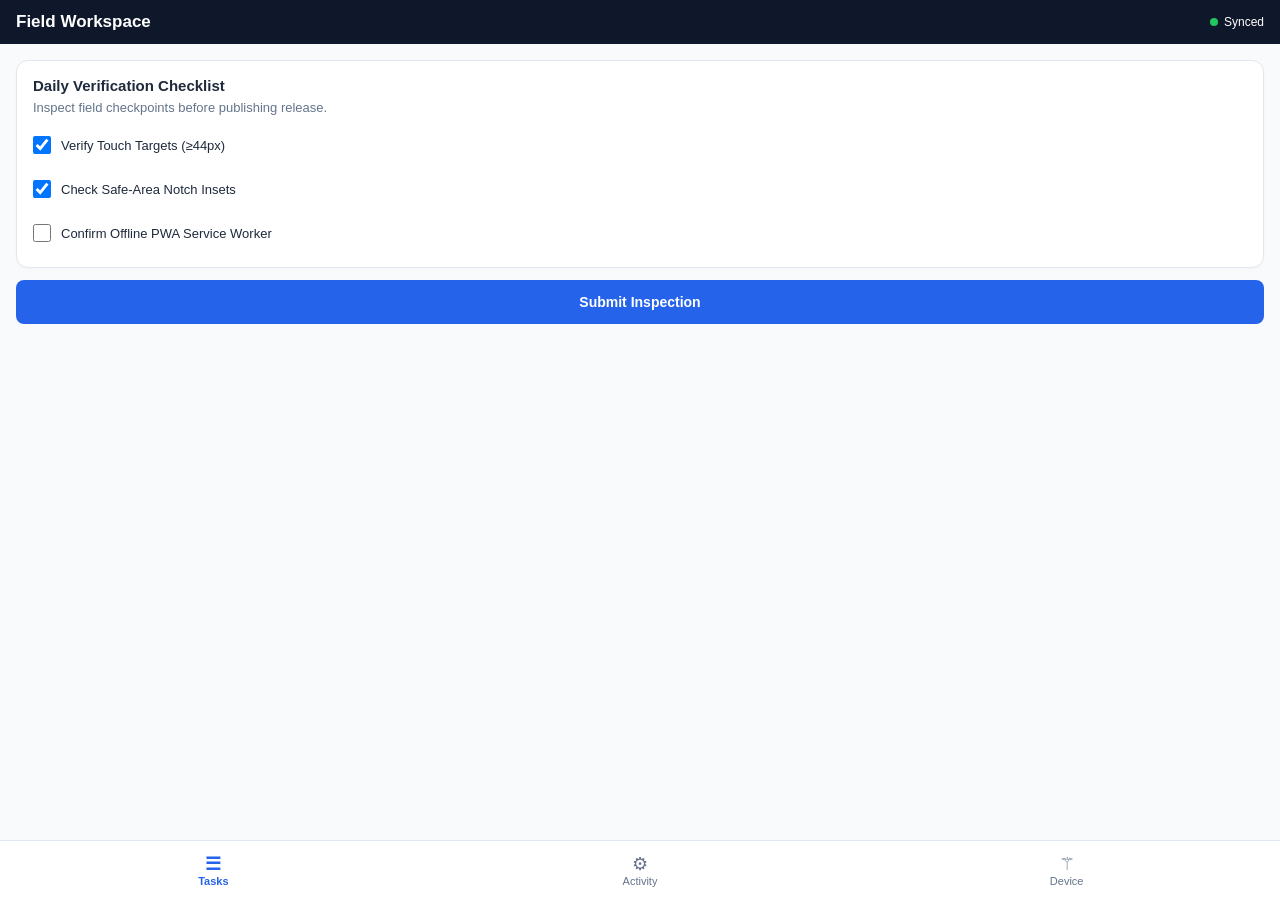
<file: templates/mobile-app/index.html>
<!DOCTYPE html>
<html lang="en">
<head>
  <meta charset="UTF-8">
  <meta name="viewport" content="width=device-width, initial-scale=1.0, maximum-scale=1.0, user-scalable=no, viewport-fit=cover">
  <title>Mobile Product Companion</title>
  <meta name="theme-color" content="#0f172a">
  <link rel="manifest" href="manifest.json">
  <style>
    :root {
      --color-primary: #0f172a;
      --color-accent: #2563eb;
      --color-bg: #f8fafc;
      --color-card: #ffffff;
      --color-border: #e2e8f0;
      --color-text: #1e293b;
      --color-text-muted: #64748b;
      --touch-target-min: 44px;
    }
    * { box-sizing: border-box; margin: 0; padding: 0; -webkit-tap-highlight-color: transparent; }
    body {
      font-family: -apple-system, BlinkMacSystemFont, "Segoe UI", Roboto, sans-serif;
      background-color: var(--color-bg);
      color: var(--color-text);
      display: flex;
      flex-direction: column;
      height: 100vh;
      overflow: hidden;
      padding-top: env(safe-area-inset-top);
      padding-bottom: env(safe-area-inset-bottom);
    }
    /* Mobile App Header */
    .app-header {
      background-color: var(--color-primary);
      color: #ffffff;
      padding: 12px 16px;
      display: flex;
      align-items: center;
      justify-content: space-between;
      flex-shrink: 0;
    }
    .header-title { font-size: 17px; font-weight: 700; }
    .status-dot { width: 8px; height: 8px; border-radius: 50%; background: #22c55e; display: inline-block; margin-right: 6px; }

    /* Offline Alert */
    .offline-banner {
      background: #fef08a;
      color: #854d0e;
      text-align: center;
      padding: 6px;
      font-size: 11px;
      font-weight: 600;
      display: none;
    }

    /* Scrollable Content View */
    .screen-container {
      flex: 1;
      overflow-y: auto;
      -webkit-overflow-scrolling: touch;
      padding: 16px;
      padding-bottom: 80px; /* Offset for bottom nav */
    }
    .tab-pane { display: none; }
    .tab-pane.active { display: block; }

    /* Mobile Cards */
    .mobile-card {
      background: var(--color-card);
      border: 1px solid var(--color-border);
      border-radius: 12px;
      padding: 16px;
      margin-bottom: 12px;
      box-shadow: 0 1px 3px rgba(0,0,0,0.03);
    }
    .card-title { font-size: 15px; font-weight: 700; margin-bottom: 6px; }

    /* Mobile Touch Buttons */
    .btn-touch {
      display: flex;
      align-items: center;
      justify-content: center;
      min-height: var(--touch-target-min);
      width: 100%;
      background: var(--color-accent);
      color: #ffffff;
      border: none;
      border-radius: 8px;
      font-size: 14px;
      font-weight: 600;
      cursor: pointer;
      margin-top: 12px;
    }
    .btn-touch:active { opacity: 0.85; }

    /* Bottom Navigation Bar */
    .bottom-nav {
      position: fixed;
      bottom: 0;
      left: 0;
      right: 0;
      height: 60px;
      background: #ffffff;
      border-top: 1px solid var(--color-border);
      display: flex;
      align-items: center;
      justify-content: space-around;
      padding-bottom: env(safe-area-inset-bottom);
      z-index: 100;
    }
    .nav-item {
      display: flex;
      flex-direction: column;
      align-items: center;
      justify-content: center;
      min-height: var(--touch-target-min);
      min-width: var(--touch-target-min);
      background: none;
      border: none;
      color: var(--color-text-muted);
      font-size: 11px;
      font-weight: 500;
      cursor: pointer;
      padding: 4px;
    }
    .nav-item.active { color: var(--color-accent); font-weight: 700; }
    .nav-icon { font-size: 18px; line-height: 1; margin-bottom: 2px; }
  </style>
</head>
<body>

  <header class="app-header">
    <div class="header-title">Field Workspace</div>
    <div style="font-size: 12px;"><span class="status-dot"></span>Synced</div>
  </header>

  <div id="offline-banner" class="offline-banner">Offline Mode &bull; Changes cached locally</div>

  <main class="screen-container">
    <!-- Tab 1: Tasks -->
    <div id="pane-tasks" class="tab-pane active">
      <div class="mobile-card">
        <div class="card-title">Daily Verification Checklist</div>
        <p style="font-size: 13px; color: var(--color-text-muted);">Inspect field checkpoints before publishing release.</p>
        <div style="margin-top: 12px; display: flex; flex-direction: column; gap: 8px;">
          <label style="display: flex; align-items: center; min-height: 36px; gap: 10px; font-size: 13px;">
            <input type="checkbox" checked style="width: 18px; height: 18px;"> Verify Touch Targets (&ge;44px)
          </label>
          <label style="display: flex; align-items: center; min-height: 36px; gap: 10px; font-size: 13px;">
            <input type="checkbox" checked style="width: 18px; height: 18px;"> Check Safe-Area Notch Insets
          </label>
          <label style="display: flex; align-items: center; min-height: 36px; gap: 10px; font-size: 13px;">
            <input type="checkbox" style="width: 18px; height: 18px;"> Confirm Offline PWA Service Worker
          </label>
        </div>
      </div>

      <button type="button" class="btn-touch" onclick="alert('Verification check logged!')">Submit Inspection</button>
    </div>

    <!-- Tab 2: Activity -->
    <div id="pane-activity" class="tab-pane">
      <div class="mobile-card">
        <div class="card-title">Recent Event Log</div>
        <p style="font-size: 13px; color: var(--color-text-muted);">All mobile transactions sync directly with backend persistence.</p>
      </div>
    </div>

    <!-- Tab 3: Account -->
    <div id="pane-account" class="tab-pane">
      <div class="mobile-card">
        <div class="card-title">Local Cache Status</div>
        <p style="font-size: 13px; color: var(--color-text-muted);">PWA Storage: Active &bull; Offline Cache: Enabled</p>
      </div>
    </div>
  </main>

  <nav class="bottom-nav">
    <button type="button" id="nav-btn-tasks" class="nav-item active" data-tab="tasks">
      <span class="nav-icon">&#9776;</span>
      <span>Tasks</span>
    </button>
    <button type="button" id="nav-btn-activity" class="nav-item" data-tab="activity">
      <span class="nav-icon">&#9881;</span>
      <span>Activity</span>
    </button>
    <button type="button" id="nav-btn-account" class="nav-item" data-tab="account">
      <span class="nav-icon">&#9882;</span>
      <span>Device</span>
    </button>
  </nav>

  <script>
    // Bottom Nav Tab Switching
    document.querySelectorAll('.nav-item').forEach(btn => {
      btn.addEventListener('click', () => {
        document.querySelectorAll('.nav-item').forEach(b => b.classList.remove('active'));
        document.querySelectorAll('.tab-pane').forEach(p => p.classList.remove('active'));
        btn.classList.add('active');
        const tab = btn.getAttribute('data-tab');
        document.getElementById(`pane-${tab}`).classList.add('active');
      });
    });

    // Offline status detection
    window.addEventListener('offline', () => {
      document.getElementById('offline-banner').style.display = 'block';
    });
    window.addEventListener('online', () => {
      document.getElementById('offline-banner').style.display = 'none';
    });

    // Register Service Worker
    if ('serviceWorker' in navigator) {
      navigator.serviceWorker.register('sw.js').catch(err => {
        console.warn('Service Worker registration skipped:', err);
      });
    }
  </script>
</body>
</html>
</file>
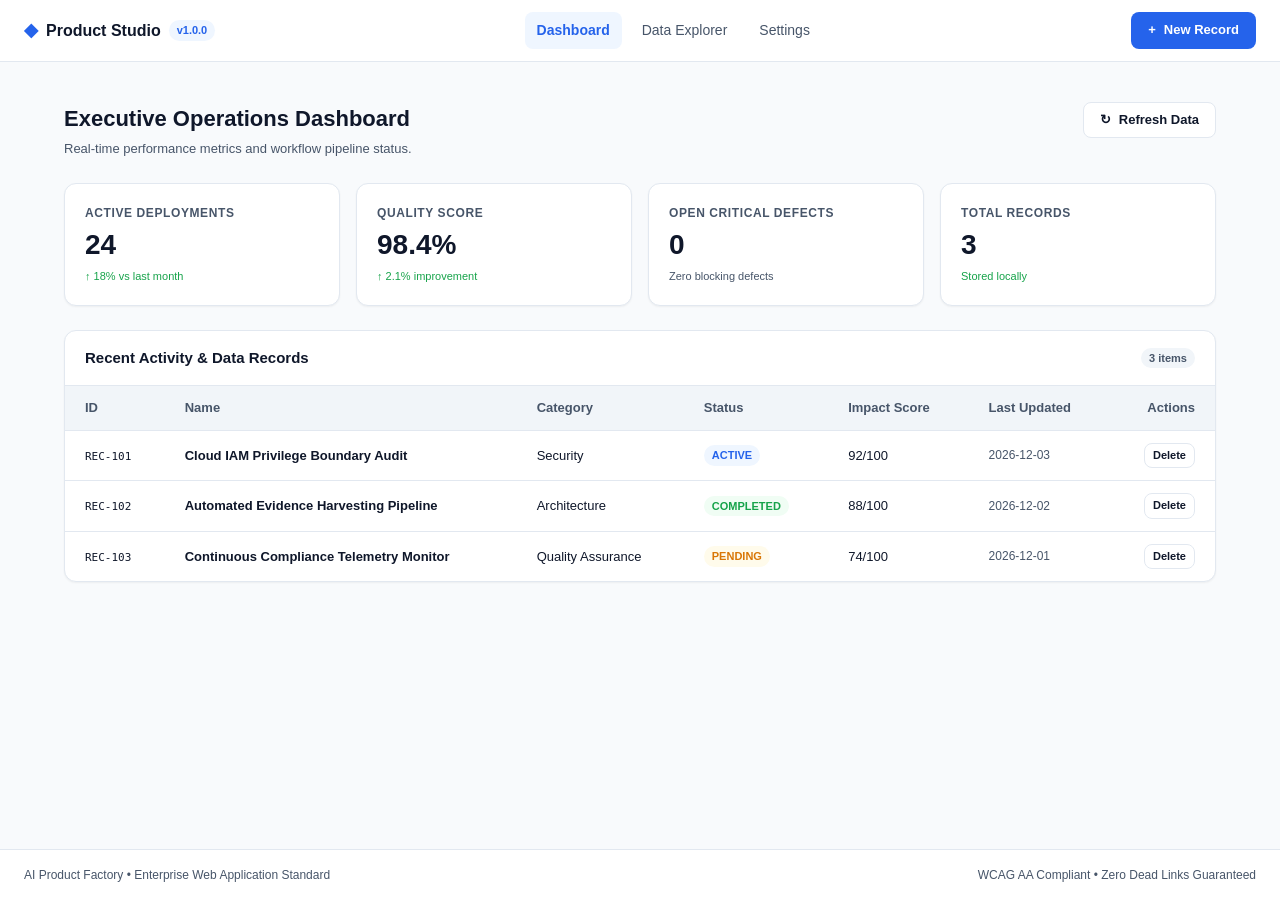
<file: templates/web-app/index.html>
<!DOCTYPE html>
<html lang="en">
<head>
  <meta charset="UTF-8">
  <meta name="viewport" content="width=device-width, initial-scale=1.0">
  <title>AI Product Factory — Web Application Starter</title>
  <meta name="description" content="Commercial-grade web application starter with state management, accessible UI components, responsive layout, and zero dead links.">
  <link rel="stylesheet" href="css/app.css">
</head>
<body>

  <!-- Application Shell -->
  <div id="app" class="app-container">
    
    <!-- Top Navigation Bar -->
    <header class="navbar" role="banner">
      <div class="navbar-brand">
        <span class="logo-icon" aria-hidden="true">&#9670;</span>
        <span class="brand-title">Product Studio</span>
        <span class="badge badge-primary">v1.0.0</span>
      </div>

      <nav class="nav-links" role="navigation" aria-label="Main Navigation">
        <a href="#/dashboard" class="nav-link active" data-route="dashboard">Dashboard</a>
        <a href="#/records" class="nav-link" data-route="records">Data Explorer</a>
        <a href="#/settings" class="nav-link" data-route="settings">Settings</a>
      </nav>

      <div class="navbar-actions">
        <button type="button" id="btn-create-record" class="btn btn-primary">
          <span aria-hidden="true">+</span> New Record
        </button>
      </div>
    </header>

    <!-- Main Content Container -->
    <main class="main-content" role="main">
      
      <!-- Feedback / Alert Banner -->
      <div id="alert-container" class="alert-container" aria-live="polite"></div>

      <!-- Route: Dashboard -->
      <section id="view-dashboard" class="view-panel active">
        <header class="page-header">
          <div>
            <h1 class="page-title">Executive Operations Dashboard</h1>
            <p class="page-subtitle">Real-time performance metrics and workflow pipeline status.</p>
          </div>
          <div class="page-actions">
            <button type="button" id="btn-refresh-stats" class="btn btn-secondary">
              <span>&#8635;</span> Refresh Data
            </button>
          </div>
        </header>

        <!-- KPI Metrics Grid -->
        <div class="metrics-grid">
          <div class="card metric-card">
            <span class="metric-label">Active Deployments</span>
            <div class="metric-value" id="kpi-deployments">24</div>
            <span class="metric-trend trend-positive">&uarr; 18% vs last month</span>
          </div>
          <div class="card metric-card">
            <span class="metric-label">Quality Score</span>
            <div class="metric-value" id="kpi-quality">98.4%</div>
            <span class="metric-trend trend-positive">&uarr; 2.1% improvement</span>
          </div>
          <div class="card metric-card">
            <span class="metric-label">Open Critical Defects</span>
            <div class="metric-value" id="kpi-defects">0</div>
            <span class="metric-trend trend-neutral">Zero blocking defects</span>
          </div>
          <div class="card metric-card">
            <span class="metric-label">Total Records</span>
            <div class="metric-value" id="kpi-total-records">0</div>
            <span class="metric-trend trend-positive">Stored locally</span>
          </div>
        </div>

        <!-- Recent Records Table -->
        <div class="card table-card">
          <div class="card-header">
            <h2 class="card-title">Recent Activity & Data Records</h2>
            <span class="badge badge-neutral" id="record-count-badge">0 items</span>
          </div>

          <div id="table-container" class="table-container">
            <!-- Table dynamically injected via app.js -->
          </div>

          <!-- Empty State (Shown when no records exist) -->
          <div id="empty-state" class="empty-state" style="display: none;">
            <div class="empty-icon" aria-hidden="true">&#9749;</div>
            <h3 class="empty-title">No Records Found</h3>
            <p class="empty-desc">Get started by creating your first operational record.</p>
            <button type="button" class="btn btn-primary" onclick="document.getElementById('btn-create-record').click()">
              Create Record
            </button>
          </div>
        </div>
      </section>

      <!-- Route: Records Explorer -->
      <section id="view-records" class="view-panel" style="display: none;">
        <header class="page-header">
          <div>
            <h1 class="page-title">Data Explorer</h1>
            <p class="page-subtitle">Inspect, filter, and export verified application state records.</p>
          </div>
          <div class="page-actions">
            <button type="button" id="btn-export-json" class="btn btn-secondary">Export JSON</button>
            <button type="button" id="btn-export-csv" class="btn btn-secondary">Export CSV</button>
          </div>
        </header>

        <div class="card filter-card">
          <div class="filter-row">
            <input type="text" id="search-input" class="form-input" placeholder="Search records by name or category..." aria-label="Search records">
            <select id="filter-status" class="form-select" aria-label="Filter by status">
              <option value="ALL">All Statuses</option>
              <option value="ACTIVE">Active</option>
              <option value="PENDING">Pending</option>
              <option value="COMPLETED">Completed</option>
            </select>
          </div>
        </div>

        <div id="records-list-container"></div>
      </section>

      <!-- Route: Settings -->
      <section id="view-settings" class="view-panel" style="display: none;">
        <header class="page-header">
          <h1 class="page-title">Application Configuration</h1>
          <p class="page-subtitle">Manage environment preferences, theme, and persistence storage.</p>
        </header>

        <div class="card settings-card">
          <h2 class="card-title">Storage & Local Persistence</h2>
          <p class="text-muted">All changes are stored deterministically in client storage.</p>
          <div class="settings-actions">
            <button type="button" id="btn-load-sample-data" class="btn btn-secondary">Load Verified Sample Data</button>
            <button type="button" id="btn-clear-storage" class="btn btn-danger">Reset All Local Data</button>
          </div>
        </div>
      </section>

    </main>

    <!-- Footer -->
    <footer class="app-footer" role="contentinfo">
      <div>AI Product Factory &bull; Enterprise Web Application Standard</div>
      <div class="footer-links">
        <span>WCAG AA Compliant</span> &bull; <span>Zero Dead Links Guaranteed</span>
      </div>
    </footer>

    <!-- Create / Edit Record Modal Dialog -->
    <div id="modal-record" class="modal-backdrop" style="display: none;" role="dialog" aria-modal="true" aria-labelledby="modal-title">
      <div class="modal-dialog">
        <div class="modal-header">
          <h2 id="modal-title" class="modal-title">Create New Record</h2>
          <button type="button" id="btn-modal-close" class="btn-close" aria-label="Close dialog">&times;</button>
        </div>
        <form id="record-form">
          <div class="modal-body">
            <div class="form-group">
              <label for="field-name" class="form-label">Record Name <span class="required">*</span></label>
              <input type="text" id="field-name" name="name" class="form-input" required placeholder="e.g. Q4 Audit Protocol">
              <span class="form-hint">Unique identifier for this workflow unit.</span>
            </div>
            <div class="form-group">
              <label for="field-category" class="form-label">Category</label>
              <select id="field-category" name="category" class="form-select">
                <option value="Architecture">Architecture</option>
                <option value="Security">Security</option>
                <option value="Quality Assurance">Quality Assurance</option>
                <option value="Packaging">Packaging</option>
              </select>
            </div>
            <div class="form-group">
              <label for="field-status" class="form-label">Status</label>
              <select id="field-status" name="status" class="form-select">
                <option value="ACTIVE">ACTIVE</option>
                <option value="PENDING">PENDING</option>
                <option value="COMPLETED">COMPLETED</option>
              </select>
            </div>
            <div class="form-group">
              <label for="field-impact" class="form-label">Score / Metric Value</label>
              <input type="number" id="field-impact" name="impact" class="form-input" min="0" max="100" value="85">
            </div>
          </div>
          <div class="modal-footer">
            <button type="button" id="btn-modal-cancel" class="btn btn-secondary">Cancel</button>
            <button type="submit" id="btn-modal-save" class="btn btn-primary">Save Record</button>
          </div>
        </form>
      </div>
    </div>

  </div>

  <script src="js/app.js"></script>
</body>
</html>
</file>
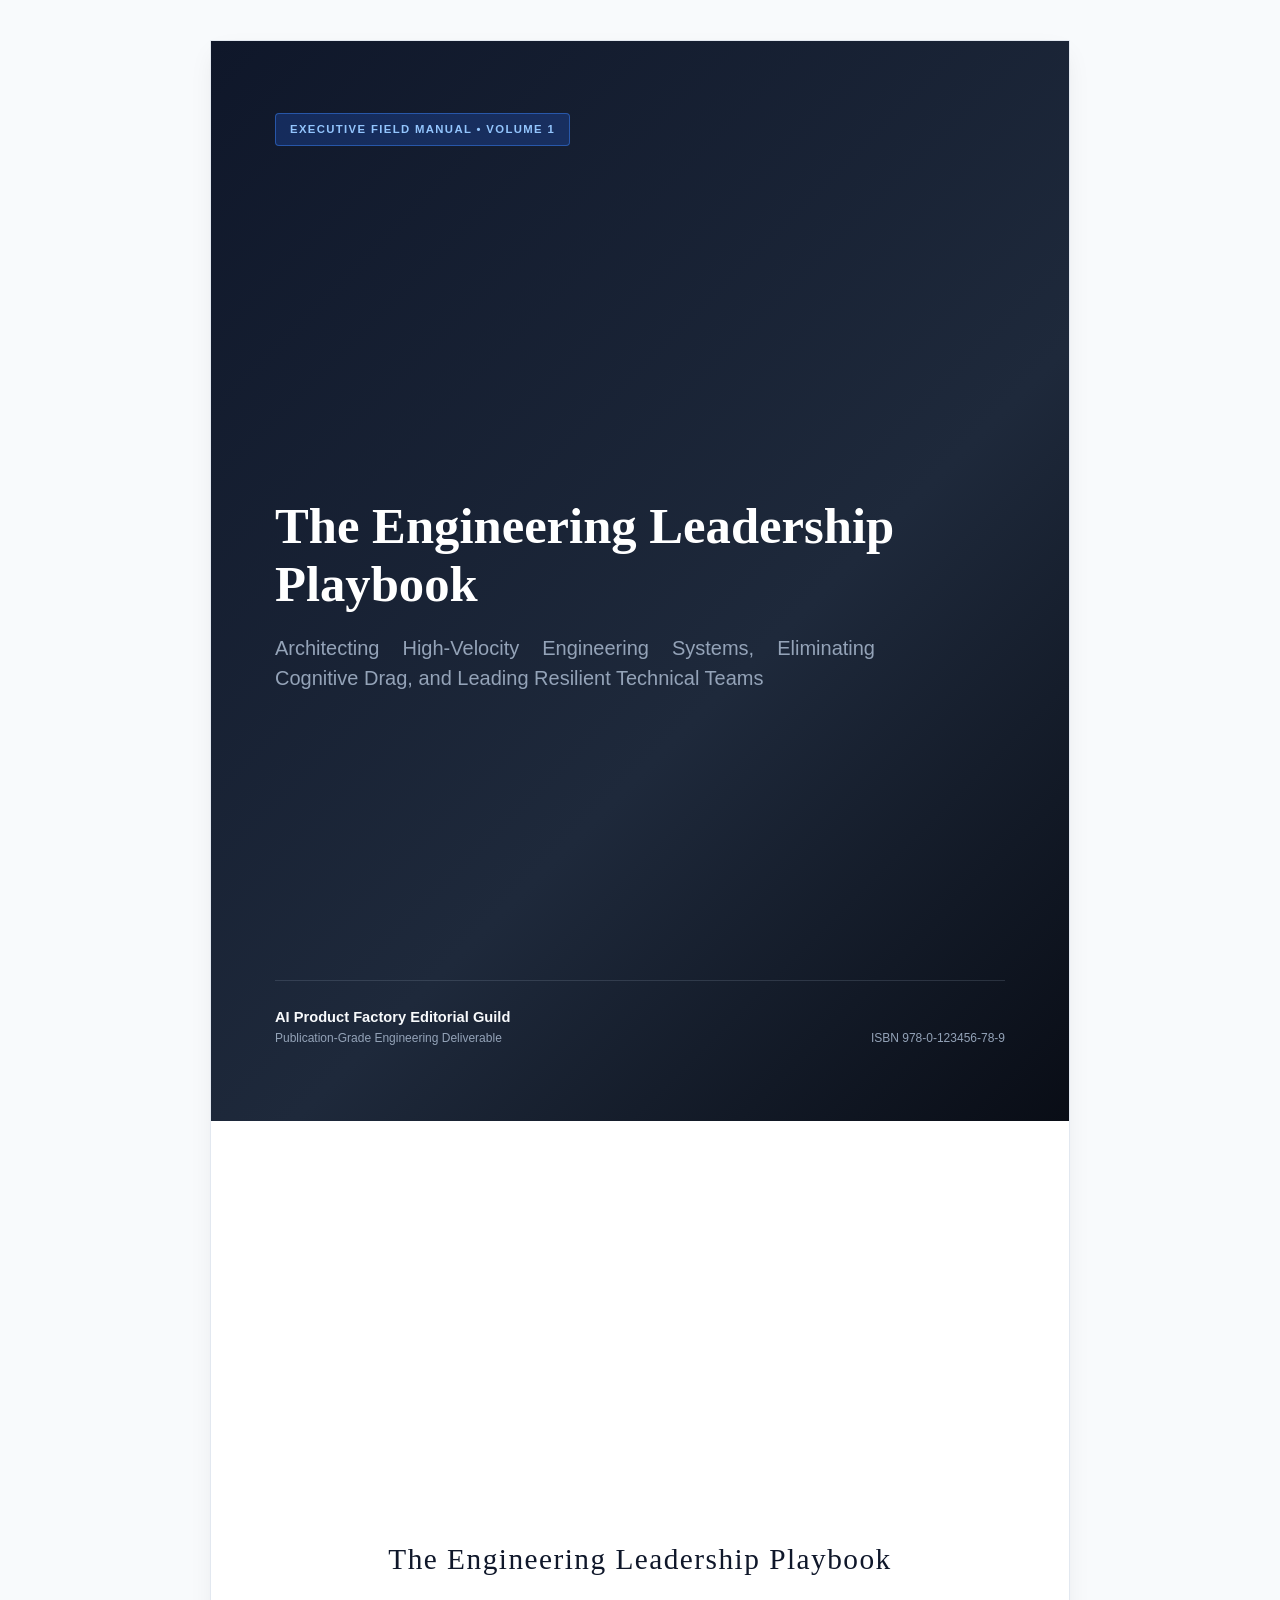
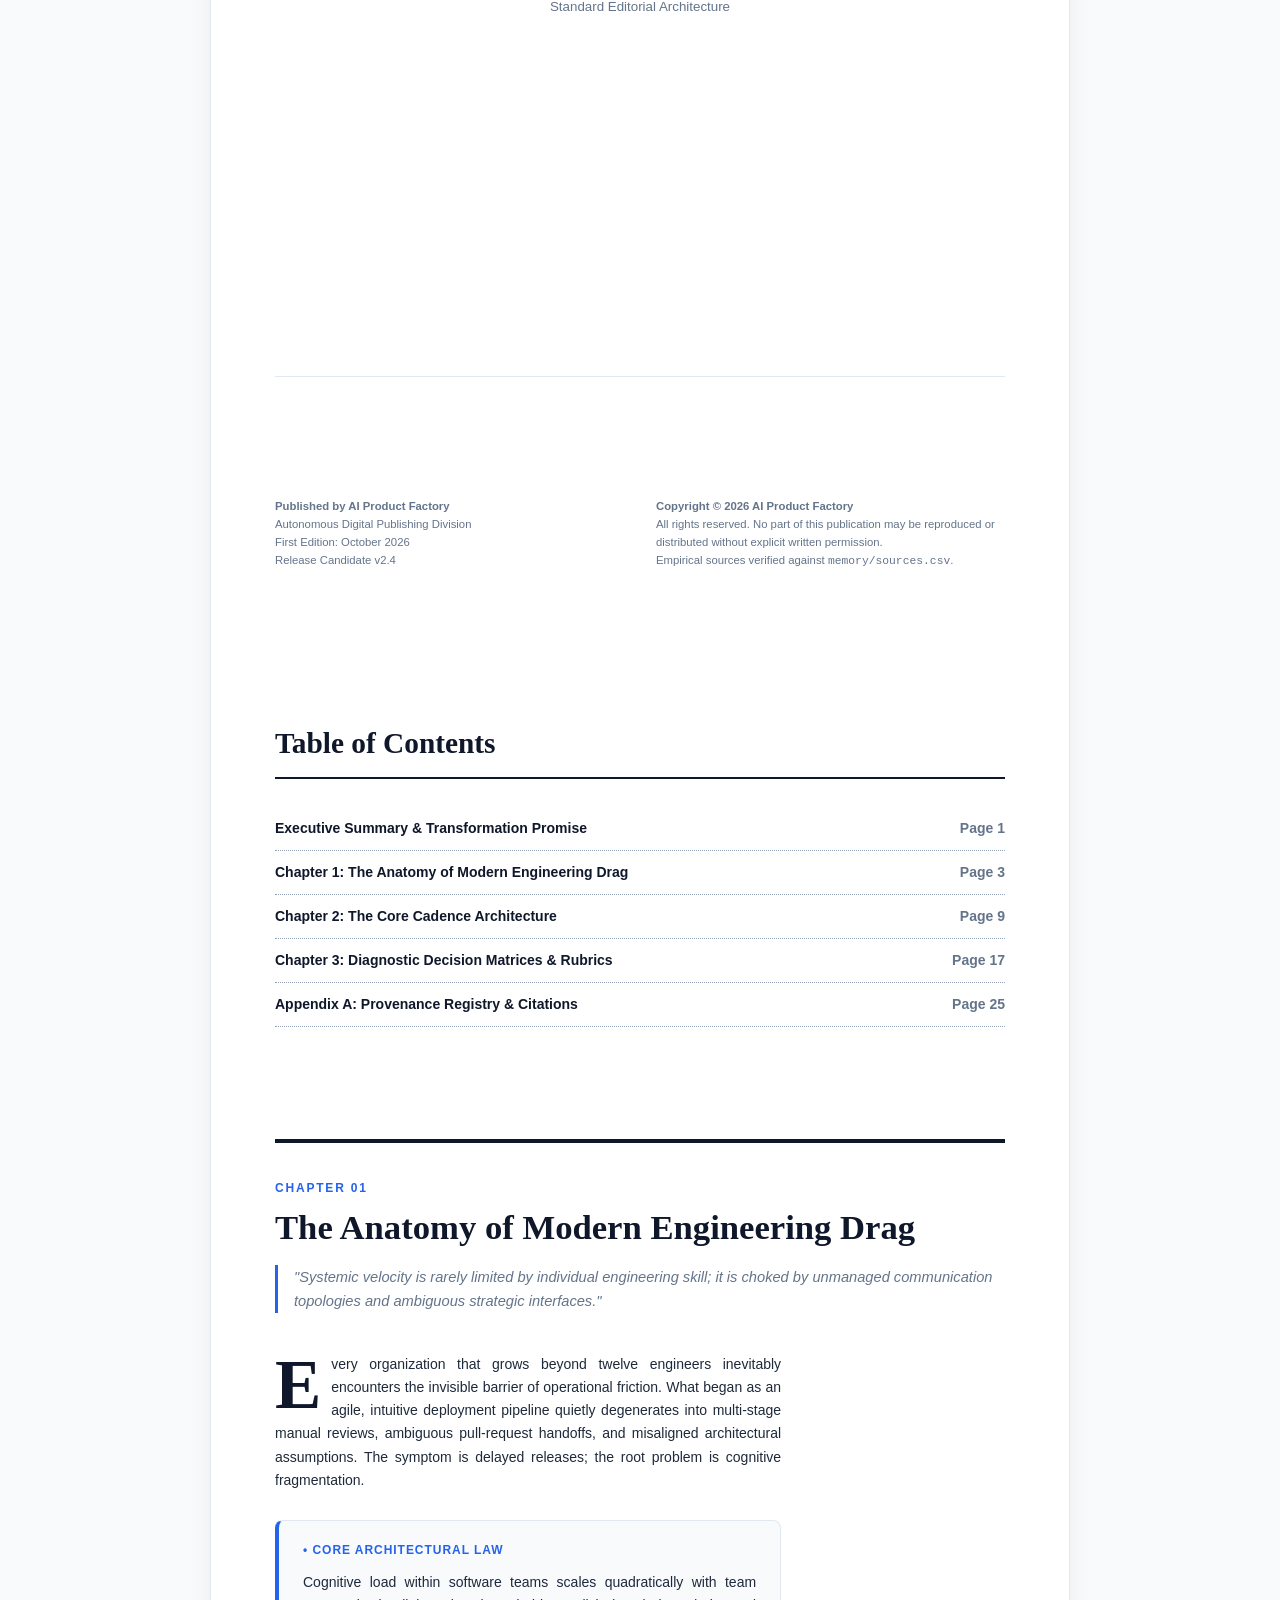
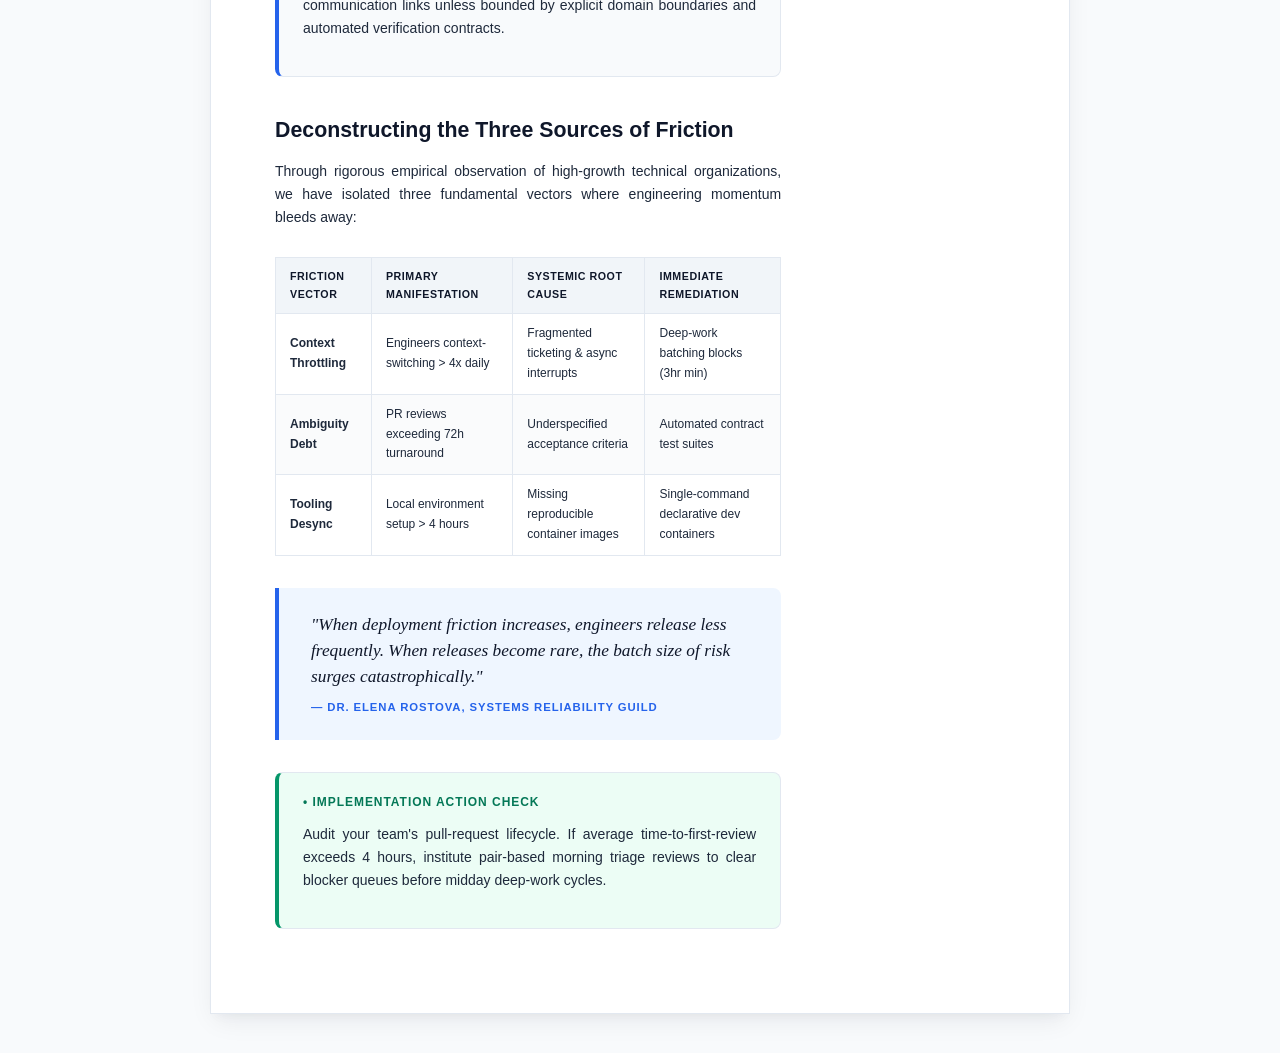
<file: templates/documents/book-system.html>
<!DOCTYPE html>
<html lang="en">
<head>
  <meta charset="UTF-8">
  <meta name="viewport" content="width=device-width, initial-scale=1.0">
  <title>The Engineering Leadership Playbook — Publication System</title>
  <style>
    /* ==========================================================================
       AI PRODUCT FACTORY — COMMERCIAL BOOK & PUBLICATION DESIGN SYSTEM
       Standard: 24 Editorial Dimensions, Print Bleeds, 65ch Measure, Dynamic Folios
       ========================================================================== */

    :root {
      --font-display: 'Merriweather', 'Georgia', serif;
      --font-body: 'Inter', -apple-system, BlinkMacSystemFont, 'Segoe UI', Roboto, sans-serif;
      --font-mono: 'JetBrains Mono', 'Fira Code', 'Consolas', monospace;

      --color-primary: #0f172a;       /* Slate 900 */
      --color-primary-light: #1e293b; /* Slate 800 */
      --color-accent: #2563eb;        /* Royal Blue */
      --color-accent-subtle: #eff6ff; /* Soft Blue tint */
      --color-accent-border: #bfdbfe; /* Muted Blue border */
      --color-text-main: #1e293b;     /* High-contrast body */
      --color-text-muted: #64748b;    /* Slate 500 */
      --color-border: #e2e8f0;        /* Slate 200 */
      --color-border-dark: #94a3b8;   /* 1pt print safe rule */
      --color-bg-page: #ffffff;
      --color-bg-canvas: #f8fafc;
      --color-callout-bg: #f8fafc;

      --measure: 65ch;
      --leading: 1.65;
    }

    /* Print & Paged Media Geometry */
    @page {
      size: A4 portrait;
      margin: 22mm 18mm 22mm 22mm; /* Inside gutter 22mm */
      @top-left {
        content: "THE ENGINEERING LEADERSHIP PLAYBOOK";
        font-family: var(--font-body);
        font-size: 7.5pt;
        letter-spacing: 0.08em;
        text-transform: uppercase;
        color: #94a3b8;
      }
      @top-right {
        content: "PART I: SYSTEM ARCHITECTURE";
        font-family: var(--font-body);
        font-size: 7.5pt;
        letter-spacing: 0.08em;
        text-transform: uppercase;
        color: #94a3b8;
      }
      @bottom-left {
        content: "CONFIDENTIAL & PROPRIETARY";
        font-family: var(--font-body);
        font-size: 7pt;
        color: #94a3b8;
      }
      @bottom-right {
        content: "Page " counter(page) " of " counter(pages);
        font-family: var(--font-body);
        font-size: 8pt;
        font-weight: 600;
        color: #475569;
      }
    }

    @page:first {
      margin: 0;
      @top-left { content: normal; }
      @top-right { content: normal; }
      @bottom-left { content: normal; }
      @bottom-right { content: normal; }
    }

    @page no-header {
      @top-left { content: normal; }
      @top-right { content: normal; }
    }

    /* Screen Canvas Presentation */
    * { box-sizing: border-box; margin: 0; padding: 0; }
    body {
      font-family: var(--font-body);
      color: var(--color-text-main);
      background-color: var(--color-bg-canvas);
      line-height: var(--leading);
      font-size: 10.5pt;
      -webkit-font-smoothing: antialiased;
      padding: 40px 20px;
    }

    .book-container {
      max-width: 860px;
      margin: 0 auto;
      background: var(--color-bg-page);
      box-shadow: 0 10px 25px -5px rgba(15, 23, 42, 0.08), 0 8px 10px -6px rgba(15, 23, 42, 0.04);
      border: 1px solid var(--color-border);
    }

    .page-section {
      padding: 56px 64px;
      page-break-after: always;
      break-after: page;
      position: relative;
    }

    /* Front Cover */
    .front-cover {
      background: linear-gradient(135deg, #0f172a 0%, #1e293b 60%, #090d16 100%);
      color: #ffffff;
      min-height: 1080px;
      padding: 72px 64px;
      display: flex;
      flex-direction: column;
      justify-content: space-between;
      page-break-after: always;
      break-after: page;
    }
    .cover-badge {
      display: inline-block;
      align-self: flex-start;
      background: rgba(37, 99, 235, 0.25);
      border: 1px solid rgba(59, 130, 246, 0.5);
      color: #93c5fd;
      font-size: 8.5pt;
      font-weight: 700;
      letter-spacing: 0.12em;
      text-transform: uppercase;
      padding: 6px 14px;
      border-radius: 4px;
    }
    .cover-header { margin-top: 140px; margin-bottom: 60px; }
    .cover-title {
      font-family: var(--font-display);
      font-size: 38pt;
      font-weight: 900;
      line-height: 1.15;
      color: #ffffff;
      margin-bottom: 20px;
    }
    .cover-subtitle {
      font-size: 15pt;
      font-weight: 400;
      color: #94a3b8;
      line-height: 1.5;
      max-width: 600px;
    }
    .cover-footer {
      border-top: 1px solid rgba(148, 163, 184, 0.2);
      padding-top: 24px;
      display: flex;
      justify-content: space-between;
      align-items: flex-end;
      font-size: 9pt;
      color: #94a3b8;
    }
    .cover-author { font-weight: 700; color: #f8fafc; font-size: 11pt; }

    /* Half-Title & Colophon */
    .half-title-page {
      min-height: 800px;
      display: flex;
      flex-direction: column;
      justify-content: center;
      text-align: center;
      border-bottom: 1px solid var(--color-border);
    }
    .half-title {
      font-family: var(--font-display);
      font-size: 22pt;
      color: var(--color-primary);
      letter-spacing: 0.05em;
    }
    .colophon-grid {
      display: grid;
      grid-template-columns: 1fr 1fr;
      gap: 32px;
      font-size: 8.5pt;
      color: var(--color-text-muted);
      margin-top: 120px;
      line-height: 1.6;
    }

    /* Table of Contents */
    .toc-title {
      font-family: var(--font-display);
      font-size: 22pt;
      font-weight: 800;
      color: var(--color-primary);
      margin-bottom: 28px;
      border-bottom: 2px solid var(--color-primary);
      padding-bottom: 10px;
    }
    .toc-item {
      display: flex;
      justify-content: space-between;
      align-items: baseline;
      padding: 10px 0;
      border-bottom: 1px dotted var(--color-border-dark);
      font-size: 10.5pt;
    }
    .toc-chapter { font-weight: 700; color: var(--color-primary); }
    .toc-page { font-weight: 600; color: var(--color-text-muted); }

    /* Chapter Opener */
    .chapter-opener {
      border-top: 4px solid var(--color-primary);
      padding-top: 36px;
      margin-bottom: 40px;
    }
    .chapter-number {
      font-size: 9pt;
      font-weight: 800;
      letter-spacing: 0.15em;
      text-transform: uppercase;
      color: var(--color-accent);
      margin-bottom: 8px;
    }
    .chapter-heading {
      font-family: var(--font-display);
      font-size: 26pt;
      font-weight: 900;
      color: var(--color-primary);
      line-height: 1.2;
      margin-bottom: 16px;
    }
    .chapter-epigraph {
      font-style: italic;
      color: var(--color-text-muted);
      border-left: 3px solid var(--color-accent);
      padding-left: 16px;
      margin-bottom: 28px;
      font-size: 11pt;
    }

    /* Editorial Text & Typography */
    .content-body {
      max-width: var(--measure);
    }
    .drop-cap::first-letter {
      float: left;
      font-family: var(--font-display);
      font-size: 52pt;
      line-height: 0.8;
      padding-top: 4px;
      padding-right: 10px;
      padding-bottom: 4px;
      color: var(--color-primary);
      font-weight: 900;
    }
    p { margin-bottom: 16px; text-align: justify; text-justify: inter-word; }

    h2 {
      font-size: 16pt;
      font-weight: 800;
      color: var(--color-primary);
      margin-top: 36px;
      margin-bottom: 12px;
      break-after: avoid;
    }
    h3 {
      font-size: 12.5pt;
      font-weight: 700;
      color: var(--color-primary-light);
      margin-top: 24px;
      margin-bottom: 8px;
      break-after: avoid;
    }

    /* Pull Quotes */
    .pull-quote {
      margin: 32px 0;
      padding: 24px 32px;
      background: var(--color-accent-subtle);
      border-left: 4px solid var(--color-accent);
      border-radius: 0 8px 8px 0;
      break-inside: avoid;
    }
    .pull-quote-text {
      font-family: var(--font-display);
      font-size: 13pt;
      font-style: italic;
      color: var(--color-primary);
      line-height: 1.5;
      margin-bottom: 8px;
    }
    .pull-quote-attribution {
      font-size: 8.5pt;
      font-weight: 700;
      text-transform: uppercase;
      letter-spacing: 0.08em;
      color: var(--color-accent);
    }

    /* High-Utility Callouts */
    .callout {
      border: 1px solid var(--color-border);
      border-radius: 8px;
      padding: 20px 24px;
      margin: 28px 0;
      background: var(--color-callout-bg);
      break-inside: avoid;
    }
    .callout-header {
      display: flex;
      align-items: center;
      gap: 8px;
      font-size: 9pt;
      font-weight: 800;
      letter-spacing: 0.08em;
      text-transform: uppercase;
      margin-bottom: 10px;
    }
    .callout.principle { border-left: 4px solid #2563eb; }
    .callout.principle .callout-header { color: #2563eb; }
    .callout.warning { border-left: 4px solid #d97706; background: #fffbeb; }
    .callout.warning .callout-header { color: #b45309; }
    .callout.action { border-left: 4px solid #059669; background: #ecfdf5; }
    .callout.action .callout-header { color: #047857; }

    /* Tables as Information Design */
    table {
      width: 100%;
      border-collapse: collapse;
      margin: 28px 0;
      font-size: 9pt;
      break-inside: avoid;
    }
    th, td {
      border: 1px solid var(--color-border);
      padding: 10px 14px;
      text-align: left;
    }
    th {
      background: #f1f5f9;
      color: var(--color-primary);
      font-weight: 700;
      text-transform: uppercase;
      font-size: 8pt;
      letter-spacing: 0.05em;
    }
    tr:nth-child(even) td { background-color: #fafbfc; }

    /* Print Overrides */
    @media print {
      body { background: #ffffff; padding: 0; }
      .book-container { box-shadow: none; border: none; max-width: 100%; }
      .page-section { padding: 0; margin-bottom: 0; }
      .front-cover { -webkit-print-color-adjust: exact; print-color-adjust: exact; }
    }
  </style>
</head>
<body>
  <div class="book-container">

    <!-- FRONT COVER -->
    <div class="front-cover">
      <div>
        <span class="cover-badge">Executive Field Manual &bull; Volume 1</span>
      </div>
      <div class="cover-header">
        <h1 class="cover-title">The Engineering Leadership Playbook</h1>
        <p class="cover-subtitle">Architecting High-Velocity Engineering Systems, Eliminating Cognitive Drag, and Leading Resilient Technical Teams</p>
      </div>
      <div class="cover-footer">
        <div>
          <div class="cover-author">AI Product Factory Editorial Guild</div>
          <div>Publication-Grade Engineering Deliverable</div>
        </div>
        <div>ISBN 978-0-123456-78-9</div>
      </div>
    </div>

    <!-- HALF-TITLE & COLOPHON -->
    <div class="page-section">
      <div class="half-title-page">
        <div class="half-title">The Engineering Leadership Playbook</div>
        <div style="font-size: 10pt; color: #64748b; margin-top: 12px;">Standard Editorial Architecture</div>
      </div>

      <div class="colophon-grid">
        <div>
          <strong>Published by AI Product Factory</strong><br>
          Autonomous Digital Publishing Division<br>
          First Edition: October 2026<br>
          Release Candidate v2.4
        </div>
        <div>
          <strong>Copyright &copy; 2026 AI Product Factory</strong><br>
          All rights reserved. No part of this publication may be reproduced or distributed without explicit written permission.<br>
          Empirical sources verified against <code>memory/sources.csv</code>.
        </div>
      </div>
    </div>

    <!-- TABLE OF CONTENTS -->
    <div class="page-section">
      <h2 class="toc-title">Table of Contents</h2>
      <div class="toc-item">
        <span class="toc-chapter">Executive Summary &amp; Transformation Promise</span>
        <span class="toc-page">Page 1</span>
      </div>
      <div class="toc-item">
        <span class="toc-chapter">Chapter 1: The Anatomy of Modern Engineering Drag</span>
        <span class="toc-page">Page 3</span>
      </div>
      <div class="toc-item">
        <span class="toc-chapter">Chapter 2: The Core Cadence Architecture</span>
        <span class="toc-page">Page 9</span>
      </div>
      <div class="toc-item">
        <span class="toc-chapter">Chapter 3: Diagnostic Decision Matrices &amp; Rubrics</span>
        <span class="toc-page">Page 17</span>
      </div>
      <div class="toc-item">
        <span class="toc-chapter">Appendix A: Provenance Registry &amp; Citations</span>
        <span class="toc-page">Page 25</span>
      </div>
    </div>

    <!-- CHAPTER 1 OPENER & BODY -->
    <div class="page-section">
      <div class="chapter-opener">
        <div class="chapter-number">Chapter 01</div>
        <h1 class="chapter-heading">The Anatomy of Modern Engineering Drag</h1>
        <div class="chapter-epigraph">
          "Systemic velocity is rarely limited by individual engineering skill; it is choked by unmanaged communication topologies and ambiguous strategic interfaces."
        </div>
      </div>

      <div class="content-body">
        <p class="drop-cap">
          Every organization that grows beyond twelve engineers inevitably encounters the invisible barrier of operational friction. What began as an agile, intuitive deployment pipeline quietly degenerates into multi-stage manual reviews, ambiguous pull-request handoffs, and misaligned architectural assumptions. The symptom is delayed releases; the root problem is cognitive fragmentation.
        </p>

        <div class="callout principle">
          <div class="callout-header">&bull; Core Architectural Law</div>
          <p>Cognitive load within software teams scales quadratically with team communication links unless bounded by explicit domain boundaries and automated verification contracts.</p>
        </div>

        <h2>Deconstructing the Three Sources of Friction</h2>
        <p>
          Through rigorous empirical observation of high-growth technical organizations, we have isolated three fundamental vectors where engineering momentum bleeds away:
        </p>

        <table>
          <thead>
            <tr>
              <th>Friction Vector</th>
              <th>Primary Manifestation</th>
              <th>Systemic Root Cause</th>
              <th>Immediate Remediation</th>
            </tr>
          </thead>
          <tbody>
            <tr>
              <td><strong>Context Throttling</strong></td>
              <td>Engineers context-switching > 4x daily</td>
              <td>Fragmented ticketing &amp; async interrupts</td>
              <td>Deep-work batching blocks (3hr min)</td>
            </tr>
            <tr>
              <td><strong>Ambiguity Debt</strong></td>
              <td>PR reviews exceeding 72h turnaround</td>
              <td>Underspecified acceptance criteria</td>
              <td>Automated contract test suites</td>
            </tr>
            <tr>
              <td><strong>Tooling Desync</strong></td>
              <td>Local environment setup > 4 hours</td>
              <td>Missing reproducible container images</td>
              <td>Single-command declarative dev containers</td>
            </tr>
          </tbody>
        </table>

        <div class="pull-quote">
          <div class="pull-quote-text">
            "When deployment friction increases, engineers release less frequently. When releases become rare, the batch size of risk surges catastrophically."
          </div>
          <div class="pull-quote-attribution">&mdash; Dr. Elena Rostova, Systems Reliability Guild</div>
        </div>

        <div class="callout action">
          <div class="callout-header">&bull; Implementation Action Check</div>
          <p>Audit your team's pull-request lifecycle. If average time-to-first-review exceeds 4 hours, institute pair-based morning triage reviews to clear blocker queues before midday deep-work cycles.</p>
        </div>
      </div>
    </div>

  </div>
</body>
</html>
</file>
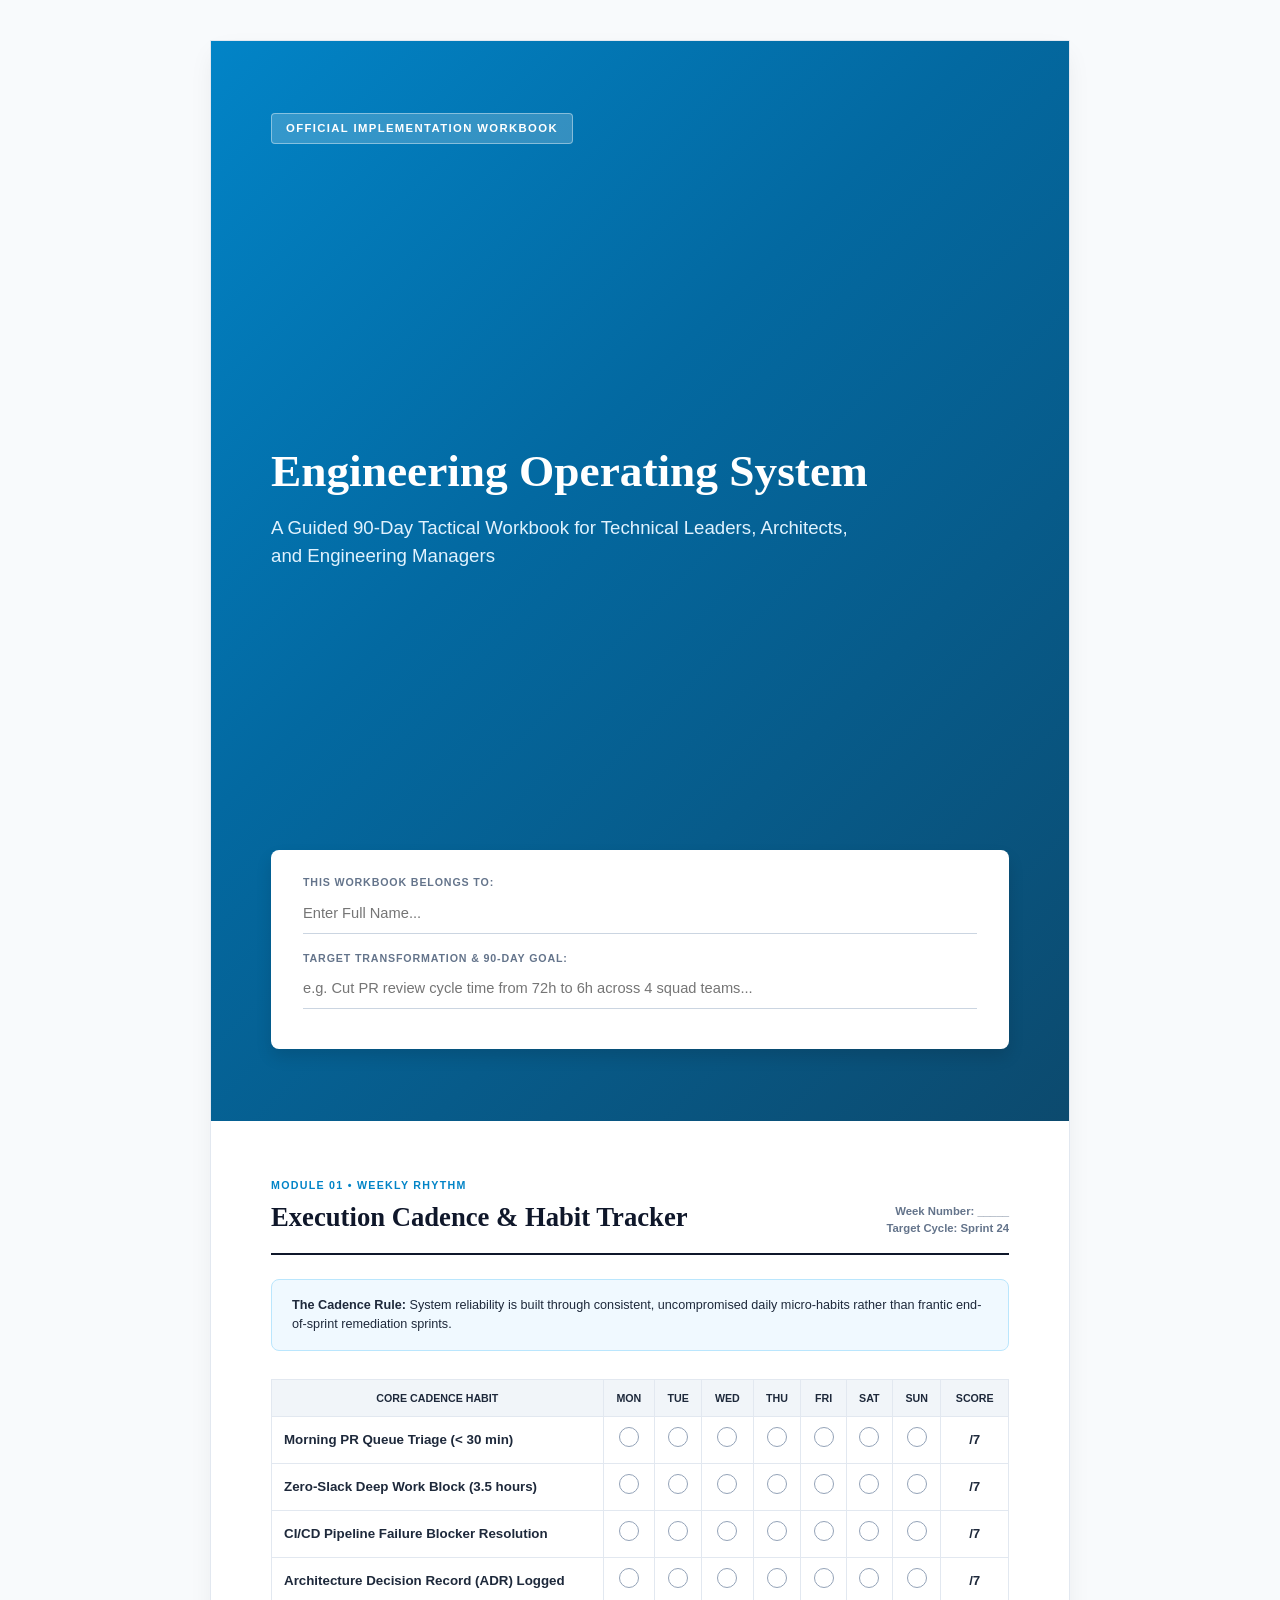
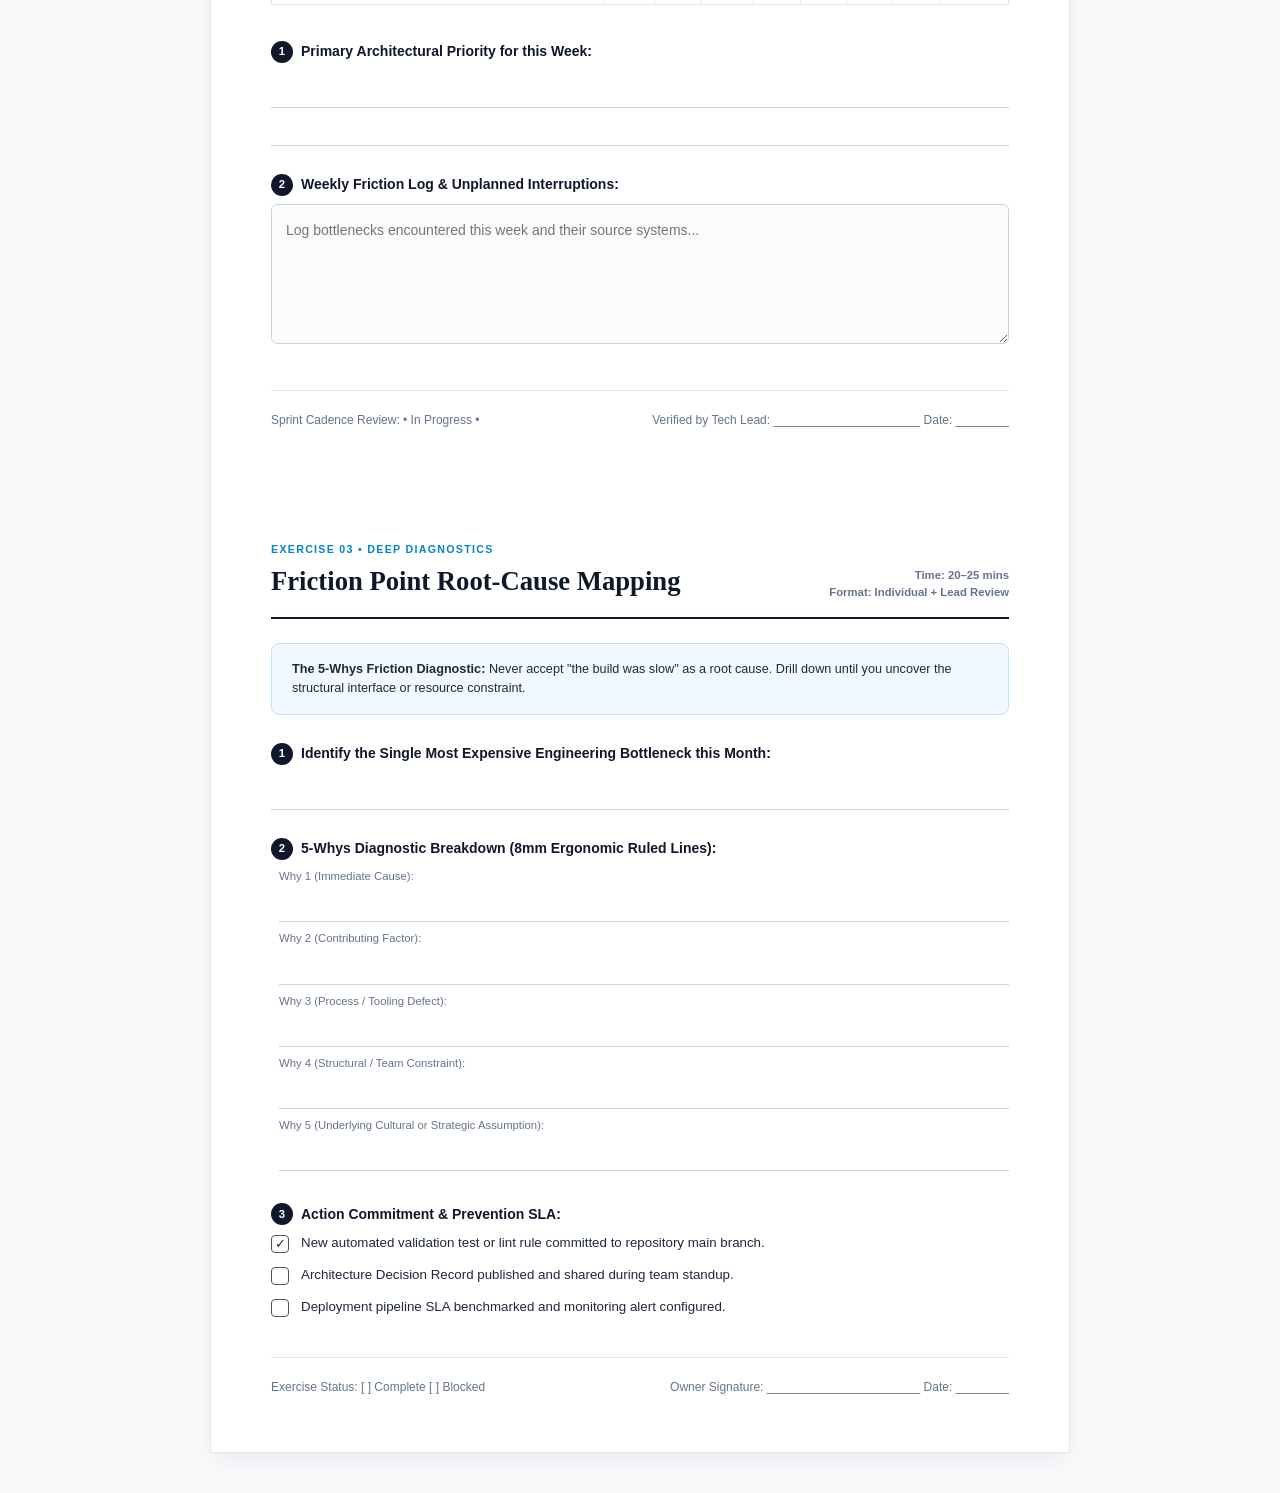
<file: templates/workbooks/workbook-planner-system.html>
<!DOCTYPE html>
<html lang="en">
<head>
  <meta charset="UTF-8">
  <meta name="viewport" content="width=device-width, initial-scale=1.0">
  <title>Engineering Operating System — Implementation Workbook & Planner</title>
  <style>
    /* ==========================================================================
       AI PRODUCT FACTORY — COMMERCIAL WORKBOOK & PLANNER SYSTEM
       Standard: 8mm Handwriting Lines, Dual-Mode Digital/Print, Checkboxes, Trackers
       ========================================================================== */

    :root {
      --font-display: 'Merriweather', 'Georgia', serif;
      --font-body: 'Inter', -apple-system, BlinkMacSystemFont, 'Segoe UI', Roboto, sans-serif;
      --font-mono: 'JetBrains Mono', 'Fira Code', 'Consolas', monospace;

      --color-primary: #0f172a;       /* Slate 900 */
      --color-accent: #0284c7;        /* Sky 600 */
      --color-accent-subtle: #f0f9ff; /* Sky 50 */
      --color-text-main: #1e293b;
      --color-text-muted: #64748b;
      --color-border: #e2e8f0;
      --color-rule: #cbd5e1;          /* 8mm writing line contrast */
      --color-bg-page: #ffffff;
      --color-bg-canvas: #f8fafc;

      --rule-height: 28pt; /* Approx 9.8mm physical line height */
    }

    @page {
      size: A4 portrait;
      margin: 20mm 18mm 20mm 22mm; /* Inside gutter 22mm */
      @top-left {
        content: "ENGINEERING OPERATING SYSTEM &bull; WORKBOOK";
        font-family: var(--font-body);
        font-size: 7.5pt;
        letter-spacing: 0.08em;
        text-transform: uppercase;
        color: #94a3b8;
      }
      @bottom-right {
        content: "Page " counter(page) " of " counter(pages);
        font-family: var(--font-body);
        font-size: 8pt;
        font-weight: 600;
        color: #475569;
      }
    }

    @page:first {
      margin: 0;
      @top-left { content: normal; }
      @bottom-right { content: normal; }
    }

    * { box-sizing: border-box; margin: 0; padding: 0; }
    body {
      font-family: var(--font-body);
      color: var(--color-text-main);
      background-color: var(--color-bg-canvas);
      line-height: 1.5;
      font-size: 10pt;
      -webkit-font-smoothing: antialiased;
      padding: 40px 20px;
    }

    .workbook-container {
      max-width: 860px;
      margin: 0 auto;
      background: var(--color-bg-page);
      box-shadow: 0 10px 25px -5px rgba(15, 23, 42, 0.08);
      border: 1px solid var(--color-border);
    }

    .page-section {
      padding: 56px 60px;
      page-break-after: always;
      break-after: page;
      position: relative;
    }

    /* Cover Spread */
    .workbook-cover {
      background: linear-gradient(135deg, #0284c7 0%, #0369a1 40%, #0c4a6e 100%);
      color: #ffffff;
      min-height: 1080px;
      padding: 72px 60px;
      display: flex;
      flex-direction: column;
      justify-content: space-between;
      page-break-after: always;
      break-after: page;
    }
    .cover-tag {
      display: inline-block;
      align-self: flex-start;
      background: rgba(255, 255, 255, 0.2);
      border: 1px solid rgba(255, 255, 255, 0.4);
      color: #ffffff;
      font-size: 8.5pt;
      font-weight: 700;
      letter-spacing: 0.12em;
      text-transform: uppercase;
      padding: 6px 14px;
      border-radius: 4px;
    }
    .cover-title {
      font-family: var(--font-display);
      font-size: 34pt;
      font-weight: 900;
      line-height: 1.2;
      margin-top: 100px;
      margin-bottom: 16px;
    }
    .cover-subtitle {
      font-size: 14pt;
      color: #e0f2fe;
      max-width: 580px;
      line-height: 1.5;
    }
    .nameplate-card {
      background: #ffffff;
      color: var(--color-primary);
      padding: 24px 32px;
      border-radius: 8px;
      box-shadow: 0 8px 16px rgba(0, 0, 0, 0.12);
      margin-top: 80px;
    }
    .nameplate-field {
      margin-bottom: 16px;
    }
    .nameplate-label {
      font-size: 8pt;
      font-weight: 700;
      text-transform: uppercase;
      letter-spacing: 0.08em;
      color: var(--color-text-muted);
      margin-bottom: 6px;
    }

    /* Form & Handwriting Ergonomics */
    .handwriting-line {
      width: 100%;
      height: var(--rule-height);
      border-bottom: 1.5px solid var(--color-rule);
      display: flex;
      align-items: flex-end;
      font-family: inherit;
      font-size: 11pt;
      color: var(--color-primary);
    }
    .handwriting-input {
      width: 100%;
      height: 100%;
      border: none;
      background: transparent;
      outline: none;
      font-family: inherit;
      font-size: 11pt;
      color: var(--color-primary);
      padding-bottom: 4px;
    }
    .fillable-textarea {
      width: 100%;
      min-height: 140px;
      border: 1.5px solid var(--color-rule);
      border-radius: 6px;
      background: #fafbfc;
      padding: 14px;
      font-family: inherit;
      font-size: 10.5pt;
      line-height: 1.6;
      color: var(--color-primary);
      resize: vertical;
      outline: none;
    }
    .fillable-textarea:focus {
      background: #ffffff;
      border-color: var(--color-accent);
    }

    /* Checkboxes */
    .checkbox-item {
      display: flex;
      align-items: flex-start;
      gap: 12px;
      margin-bottom: 12px;
      font-size: 10pt;
    }
    .custom-checkbox {
      width: 18px;
      height: 18px;
      border: 1.75px solid #475569;
      border-radius: 4px;
      flex-shrink: 0;
      margin-top: 2px;
      cursor: pointer;
      display: inline-flex;
      align-items: center;
      justify-content: center;
    }

    /* Worksheet Layout */
    .exercise-header {
      border-bottom: 2px solid var(--color-primary);
      padding-bottom: 16px;
      margin-bottom: 24px;
      display: flex;
      justify-content: space-between;
      align-items: flex-end;
    }
    .exercise-badge {
      font-size: 8pt;
      font-weight: 800;
      letter-spacing: 0.12em;
      text-transform: uppercase;
      color: var(--color-accent);
      margin-bottom: 4px;
    }
    .exercise-title {
      font-family: var(--font-display);
      font-size: 20pt;
      font-weight: 800;
      color: var(--color-primary);
    }
    .exercise-meta {
      font-size: 8.5pt;
      font-weight: 600;
      color: var(--color-text-muted);
      text-align: right;
    }

    .framework-card {
      background: var(--color-accent-subtle);
      border: 1px solid #bae6fd;
      border-radius: 8px;
      padding: 16px 20px;
      margin-bottom: 28px;
      font-size: 9.5pt;
    }
    .prompt-block {
      margin-bottom: 28px;
    }
    .prompt-label {
      font-weight: 700;
      font-size: 10.5pt;
      color: var(--color-primary);
      margin-bottom: 8px;
      display: flex;
      align-items: center;
      gap: 8px;
    }
    .prompt-number {
      background: var(--color-primary);
      color: #ffffff;
      width: 22px;
      height: 22px;
      border-radius: 50%;
      display: inline-flex;
      align-items: center;
      justify-content: center;
      font-size: 8.5pt;
      font-weight: 800;
    }

    /* Weekly Habit & Progress Tracker */
    .tracker-table {
      width: 100%;
      border-collapse: collapse;
      margin: 20px 0;
    }
    .tracker-table th, .tracker-table td {
      border: 1px solid var(--color-border);
      padding: 10px 8px;
      text-align: center;
    }
    .tracker-table th {
      background: #f1f5f9;
      font-size: 8pt;
      font-weight: 700;
      text-transform: uppercase;
    }
    .habit-cell {
      text-align: left !important;
      font-weight: 600;
      padding-left: 12px !important;
    }
    .bubble-check {
      width: 20px;
      height: 20px;
      border: 1.5px solid #94a3b8;
      border-radius: 50%;
      display: inline-block;
      cursor: pointer;
    }

    /* Sign-off Footer */
    .signoff-card {
      border-top: 1.5px solid var(--color-border);
      padding-top: 20px;
      margin-top: 40px;
      display: flex;
      justify-content: space-between;
      font-size: 9pt;
      color: var(--color-text-muted);
    }

    @media print {
      body { background: #ffffff; padding: 0; }
      .workbook-container { box-shadow: none; border: none; max-width: 100%; }
      .page-section { padding: 0; margin-bottom: 0; }
      .fillable-textarea { border: 1.5px solid #cbd5e1; background: #ffffff; }
    }
  </style>
</head>
<body>
  <div class="workbook-container">

    <!-- COVER & NAMEPLATE -->
    <div class="workbook-cover">
      <div>
        <span class="cover-tag">Official Implementation Workbook</span>
      </div>
      <div>
        <h1 class="cover-title">Engineering Operating System</h1>
        <p class="cover-subtitle">A Guided 90-Day Tactical Workbook for Technical Leaders, Architects, and Engineering Managers</p>
      </div>
      <div class="nameplate-card">
        <div class="nameplate-field">
          <div class="nameplate-label">This Workbook Belongs To:</div>
          <div class="handwriting-line">
            <input type="text" class="handwriting-input" placeholder="Enter Full Name...">
          </div>
        </div>
        <div class="nameplate-field">
          <div class="nameplate-label">Target Transformation &amp; 90-Day Goal:</div>
          <div class="handwriting-line">
            <input type="text" class="handwriting-input" placeholder="e.g. Cut PR review cycle time from 72h to 6h across 4 squad teams...">
          </div>
        </div>
      </div>
    </div>

    <!-- WEEKLY OPERATIONAL TRACKER SPREAD -->
    <div class="page-section">
      <div class="exercise-header">
        <div>
          <div class="exercise-badge">Module 01 &bull; Weekly Rhythm</div>
          <div class="exercise-title">Execution Cadence &amp; Habit Tracker</div>
        </div>
        <div class="exercise-meta">
          Week Number: _____<br>
          Target Cycle: Sprint 24
        </div>
      </div>

      <div class="framework-card">
        <strong>The Cadence Rule:</strong> System reliability is built through consistent, uncompromised daily micro-habits rather than frantic end-of-sprint remediation sprints.
      </div>

      <table class="tracker-table">
        <thead>
          <tr>
            <th style="width: 45%;">Core Cadence Habit</th>
            <th>Mon</th>
            <th>Tue</th>
            <th>Wed</th>
            <th>Thu</th>
            <th>Fri</th>
            <th>Sat</th>
            <th>Sun</th>
            <th>Score</th>
          </tr>
        </thead>
        <tbody>
          <tr>
            <td class="habit-cell">Morning PR Queue Triage (< 30 min)</td>
            <td><span class="bubble-check"></span></td>
            <td><span class="bubble-check"></span></td>
            <td><span class="bubble-check"></span></td>
            <td><span class="bubble-check"></span></td>
            <td><span class="bubble-check"></span></td>
            <td><span class="bubble-check"></span></td>
            <td><span class="bubble-check"></span></td>
            <td><strong>/7</strong></td>
          </tr>
          <tr>
            <td class="habit-cell">Zero-Slack Deep Work Block (3.5 hours)</td>
            <td><span class="bubble-check"></span></td>
            <td><span class="bubble-check"></span></td>
            <td><span class="bubble-check"></span></td>
            <td><span class="bubble-check"></span></td>
            <td><span class="bubble-check"></span></td>
            <td><span class="bubble-check"></span></td>
            <td><span class="bubble-check"></span></td>
            <td><strong>/7</strong></td>
          </tr>
          <tr>
            <td class="habit-cell">CI/CD Pipeline Failure Blocker Resolution</td>
            <td><span class="bubble-check"></span></td>
            <td><span class="bubble-check"></span></td>
            <td><span class="bubble-check"></span></td>
            <td><span class="bubble-check"></span></td>
            <td><span class="bubble-check"></span></td>
            <td><span class="bubble-check"></span></td>
            <td><span class="bubble-check"></span></td>
            <td><strong>/7</strong></td>
          </tr>
          <tr>
            <td class="habit-cell">Architecture Decision Record (ADR) Logged</td>
            <td><span class="bubble-check"></span></td>
            <td><span class="bubble-check"></span></td>
            <td><span class="bubble-check"></span></td>
            <td><span class="bubble-check"></span></td>
            <td><span class="bubble-check"></span></td>
            <td><span class="bubble-check"></span></td>
            <td><span class="bubble-check"></span></td>
            <td><strong>/7</strong></td>
          </tr>
        </tbody>
      </table>

      <div class="prompt-block" style="margin-top: 36px;">
        <div class="prompt-label">
          <span class="prompt-number">1</span>
          Primary Architectural Priority for this Week:
        </div>
        <div class="handwriting-line"><input type="text" class="handwriting-input"></div>
        <div class="handwriting-line"><input type="text" class="handwriting-input"></div>
      </div>

      <div class="prompt-block">
        <div class="prompt-label">
          <span class="prompt-number">2</span>
          Weekly Friction Log &amp; Unplanned Interruptions:
        </div>
        <textarea class="fillable-textarea" placeholder="Log bottlenecks encountered this week and their source systems..."></textarea>
      </div>

      <div class="signoff-card">
        <div>Sprint Cadence Review: &bull; In Progress &bull;</div>
        <div>Verified by Tech Lead: ______________________ Date: ________</div>
      </div>
    </div>

    <!-- GUIDED WORKSHEET SPREAD -->
    <div class="page-section">
      <div class="exercise-header">
        <div>
          <div class="exercise-badge">Exercise 03 &bull; Deep Diagnostics</div>
          <div class="exercise-title">Friction Point Root-Cause Mapping</div>
        </div>
        <div class="exercise-meta">
          Time: 20–25 mins<br>
          Format: Individual + Lead Review
        </div>
      </div>

      <div class="framework-card">
        <strong>The 5-Whys Friction Diagnostic:</strong> Never accept "the build was slow" as a root cause. Drill down until you uncover the structural interface or resource constraint.
      </div>

      <div class="prompt-block">
        <div class="prompt-label">
          <span class="prompt-number">1</span>
          Identify the Single Most Expensive Engineering Bottleneck this Month:
        </div>
        <div class="handwriting-line"><input type="text" class="handwriting-input"></div>
      </div>

      <div class="prompt-block">
        <div class="prompt-label">
          <span class="prompt-number">2</span>
          5-Whys Diagnostic Breakdown (8mm Ergonomic Ruled Lines):
        </div>
        <div style="margin-left: 8px;">
          <div style="font-size: 8.5pt; color: #64748b; margin-top: 8px;">Why 1 (Immediate Cause):</div>
          <div class="handwriting-line"><input type="text" class="handwriting-input"></div>
          <div style="font-size: 8.5pt; color: #64748b; margin-top: 8px;">Why 2 (Contributing Factor):</div>
          <div class="handwriting-line"><input type="text" class="handwriting-input"></div>
          <div style="font-size: 8.5pt; color: #64748b; margin-top: 8px;">Why 3 (Process / Tooling Defect):</div>
          <div class="handwriting-line"><input type="text" class="handwriting-input"></div>
          <div style="font-size: 8.5pt; color: #64748b; margin-top: 8px;">Why 4 (Structural / Team Constraint):</div>
          <div class="handwriting-line"><input type="text" class="handwriting-input"></div>
          <div style="font-size: 8.5pt; color: #64748b; margin-top: 8px;">Why 5 (Underlying Cultural or Strategic Assumption):</div>
          <div class="handwriting-line"><input type="text" class="handwriting-input"></div>
        </div>
      </div>

      <div class="prompt-block" style="margin-top: 32px;">
        <div class="prompt-label">
          <span class="prompt-number">3</span>
          Action Commitment &amp; Prevention SLA:
        </div>
        <div class="checkbox-item">
          <div class="custom-checkbox">&check;</div>
          <div>New automated validation test or lint rule committed to repository main branch.</div>
        </div>
        <div class="checkbox-item">
          <div class="custom-checkbox"></div>
          <div>Architecture Decision Record published and shared during team standup.</div>
        </div>
        <div class="checkbox-item">
          <div class="custom-checkbox"></div>
          <div>Deployment pipeline SLA benchmarked and monitoring alert configured.</div>
        </div>
      </div>

      <div class="signoff-card">
        <div>Exercise Status: [ ] Complete [ ] Blocked</div>
        <div>Owner Signature: _______________________ Date: ________</div>
      </div>
    </div>

  </div>
</body>
</html>
</file>
<file: templates/web-app/css/app.css>
/* ==========================================================================
   AI PRODUCT FACTORY — WEB APPLICATION DESIGN SYSTEM & STYLESHEET
   Adheres to: 8px Spacing Grid, WCAG AA Accessibility, Zero Layout Shift
   ========================================================================== */

:root {
  /* Color Palette - Restrained Enterprise Standard */
  --color-primary: #0f172a;
  --color-primary-hover: #1e293b;
  --color-accent: #2563eb;
  --color-accent-hover: #1d4ed8;
  --color-accent-light: #eff6ff;
  
  --color-bg-canvas: #f8fafc;
  --color-bg-card: #ffffff;
  --color-bg-subtle: #f1f5f9;
  
  --color-text-main: #0f172a;
  --color-text-muted: #475569;
  --color-text-light: #94a3b8;
  --color-border: #e2e8f0;
  --color-border-hover: #cbd5e1;
  
  --color-success: #16a34a;
  --color-success-bg: #f0fdf4;
  --color-warning: #d97706;
  --color-warning-bg: #fffbeb;
  --color-danger: #dc2626;
  --color-danger-hover: #b91c1c;
  --color-danger-bg: #fef2f2;

  /* Typography */
  --font-sans: -apple-system, BlinkMacSystemFont, "Segoe UI", Roboto, Inter, Helvetica, Arial, sans-serif;
  --font-mono: ui-monospace, SFMono-Regular, Menlo, Monaco, Consolas, monospace;

  /* Spacing Scale (8px/4px base) */
  --space-1: 4px;
  --space-2: 8px;
  --space-3: 12px;
  --space-4: 16px;
  --space-5: 20px;
  --space-6: 24px;
  --space-8: 32px;
  --space-10: 40px;

  /* Elevation */
  --shadow-sm: 0 1px 2px 0 rgba(0, 0, 0, 0.05);
  --shadow-md: 0 4px 6px -1px rgba(0, 0, 0, 0.05), 0 2px 4px -2px rgba(0, 0, 0, 0.05);
  --shadow-lg: 0 10px 15px -3px rgba(0, 0, 0, 0.08), 0 4px 6px -4px rgba(0, 0, 0, 0.04);

  /* Radii */
  --radius-sm: 4px;
  --radius-md: 8px;
  --radius-lg: 12px;
  --radius-full: 9999px;
}

/* Reset & Global */
*, *::before, *::after {
  box-sizing: border-box;
  margin: 0;
  padding: 0;
}

body {
  font-family: var(--font-sans);
  font-size: 14px;
  line-height: 1.5;
  color: var(--color-text-main);
  background-color: var(--color-bg-canvas);
  min-height: 100vh;
  display: flex;
  flex-direction: column;
  -webkit-font-smoothing: antialiased;
}

/* App Container */
.app-container {
  display: flex;
  flex-direction: column;
  min-height: 100vh;
}

/* Navbar */
.navbar {
  display: flex;
  align-items: center;
  justify-content: space-between;
  background-color: var(--color-bg-card);
  border-bottom: 1px solid var(--color-border);
  padding: var(--space-3) var(--space-6);
  position: sticky;
  top: 0;
  z-index: 100;
}

.navbar-brand {
  display: flex;
  align-items: center;
  gap: var(--space-2);
  font-weight: 700;
  font-size: 16px;
  color: var(--color-primary);
}

.logo-icon {
  color: var(--color-accent);
  font-size: 18px;
}

.nav-links {
  display: flex;
  gap: var(--space-2);
}

.nav-link {
  text-decoration: none;
  color: var(--color-text-muted);
  font-weight: 500;
  padding: var(--space-2) var(--space-3);
  border-radius: var(--radius-md);
  transition: all 0.15s ease;
}

.nav-link:hover {
  color: var(--color-text-main);
  background-color: var(--color-bg-subtle);
}

.nav-link.active {
  color: var(--color-accent);
  background-color: var(--color-accent-light);
  font-weight: 600;
}

/* Main Content */
.main-content {
  flex: 1;
  max-width: 1200px;
  width: 100%;
  margin: 0 auto;
  padding: var(--space-6);
}

.page-header {
  display: flex;
  align-items: flex-start;
  justify-content: space-between;
  margin-bottom: var(--space-6);
  flex-wrap: wrap;
  gap: var(--space-4);
}

.page-title {
  font-size: 22px;
  font-weight: 700;
  color: var(--color-primary);
  margin-bottom: var(--space-1);
}

.page-subtitle {
  color: var(--color-text-muted);
  font-size: 13px;
}

/* Cards & Metrics */
.card {
  background: var(--color-bg-card);
  border: 1px solid var(--color-border);
  border-radius: var(--radius-lg);
  box-shadow: var(--shadow-sm);
  padding: var(--space-5);
  margin-bottom: var(--space-6);
}

.metrics-grid {
  display: grid;
  grid-template-columns: repeat(auto-fit, minmax(220px, 1fr));
  gap: var(--space-4);
  margin-bottom: var(--space-6);
}

.metric-card {
  margin-bottom: 0;
  display: flex;
  flex-direction: column;
}

.metric-label {
  font-size: 12px;
  font-weight: 600;
  color: var(--color-text-muted);
  text-transform: uppercase;
  letter-spacing: 0.05em;
  margin-bottom: var(--space-2);
}

.metric-value {
  font-size: 28px;
  font-weight: 800;
  color: var(--color-primary);
  line-height: 1.1;
  margin-bottom: var(--space-2);
}

.metric-trend {
  font-size: 11px;
  font-weight: 500;
}

.trend-positive { color: var(--color-success); }
.trend-neutral { color: var(--color-text-muted); }
.trend-negative { color: var(--color-danger); }

/* Buttons */
.btn {
  display: inline-flex;
  align-items: center;
  justify-content: center;
  gap: var(--space-2);
  padding: 8px 16px;
  font-size: 13px;
  font-weight: 600;
  border-radius: var(--radius-md);
  border: 1px solid transparent;
  cursor: pointer;
  text-decoration: none;
  transition: all 0.15s ease;
  line-height: 1.4;
}

.btn:focus-visible {
  outline: 2px solid var(--color-accent);
  outline-offset: 2px;
}

.btn-primary {
  background-color: var(--color-accent);
  color: #ffffff;
}

.btn-primary:hover {
  background-color: var(--color-accent-hover);
}

.btn-secondary {
  background-color: #ffffff;
  color: var(--color-text-main);
  border-color: var(--color-border);
}

.btn-secondary:hover {
  background-color: var(--color-bg-subtle);
  border-color: var(--color-border-hover);
}

.btn-danger {
  background-color: var(--color-danger);
  color: #ffffff;
}

.btn-danger:hover {
  background-color: var(--color-danger-hover);
}

.btn-close {
  background: transparent;
  border: none;
  font-size: 20px;
  color: var(--color-text-muted);
  cursor: pointer;
  padding: 4px;
}

/* Badges */
.badge {
  display: inline-flex;
  align-items: center;
  padding: 2px 8px;
  border-radius: var(--radius-full);
  font-size: 11px;
  font-weight: 600;
}

.badge-primary {
  background-color: var(--color-accent-light);
  color: var(--color-accent);
}

.badge-neutral {
  background-color: var(--color-bg-subtle);
  color: var(--color-text-muted);
}

.badge-success {
  background-color: var(--color-success-bg);
  color: var(--color-success);
}

.badge-warning {
  background-color: var(--color-warning-bg);
  color: var(--color-warning);
}

/* Tables */
.table-card {
  padding: 0;
  overflow: hidden;
}

.card-header {
  display: flex;
  align-items: center;
  justify-content: space-between;
  padding: var(--space-4) var(--space-5);
  border-bottom: 1px solid var(--color-border);
}

.card-title {
  font-size: 15px;
  font-weight: 600;
  color: var(--color-primary);
}

.table-container {
  overflow-x: auto;
}

table {
  width: 100%;
  border-collapse: collapse;
  text-align: left;
  font-size: 13px;
}

th {
  background-color: var(--color-bg-subtle);
  color: var(--color-text-muted);
  font-weight: 600;
  padding: var(--space-3) var(--space-5);
  border-bottom: 1px solid var(--color-border);
  white-space: nowrap;
}

td {
  padding: var(--space-3) var(--space-5);
  border-bottom: 1px solid var(--color-border);
  color: var(--color-text-main);
}

tr:last-child td {
  border-bottom: none;
}

tr:hover td {
  background-color: #fafbfc;
}

/* Empty State */
.empty-state {
  text-align: center;
  padding: var(--space-10) var(--space-5);
}

.empty-icon {
  font-size: 36px;
  color: var(--color-text-light);
  margin-bottom: var(--space-3);
}

.empty-title {
  font-size: 16px;
  font-weight: 600;
  color: var(--color-primary);
  margin-bottom: var(--space-1);
}

.empty-desc {
  color: var(--color-text-muted);
  font-size: 13px;
  margin-bottom: var(--space-4);
}

/* Forms */
.form-group {
  margin-bottom: var(--space-4);
}

.form-label {
  display: block;
  font-size: 12px;
  font-weight: 600;
  color: var(--color-text-main);
  margin-bottom: var(--space-1);
}

.required {
  color: var(--color-danger);
}

.form-input, .form-select {
  width: 100%;
  padding: 8px 12px;
  font-size: 13px;
  font-family: inherit;
  color: var(--color-text-main);
  background-color: #ffffff;
  border: 1px solid var(--color-border);
  border-radius: var(--radius-md);
  transition: border-color 0.15s ease, box-shadow 0.15s ease;
}

.form-input:focus, .form-select:focus {
  outline: none;
  border-color: var(--color-accent);
  box-shadow: 0 0 0 3px rgba(37, 99, 235, 0.1);
}

.form-hint {
  font-size: 11px;
  color: var(--color-text-muted);
  margin-top: var(--space-1);
  display: block;
}

/* Modal Dialog */
.modal-backdrop {
  position: fixed;
  top: 0;
  left: 0;
  right: 0;
  bottom: 0;
  background-color: rgba(15, 23, 42, 0.5);
  display: flex;
  align-items: center;
  justify-content: center;
  z-index: 1000;
  padding: var(--space-4);
}

.modal-dialog {
  background: #ffffff;
  border-radius: var(--radius-lg);
  box-shadow: var(--shadow-lg);
  width: 100%;
  max-width: 500px;
  overflow: hidden;
}

.modal-header {
  display: flex;
  align-items: center;
  justify-content: space-between;
  padding: var(--space-4) var(--space-5);
  border-bottom: 1px solid var(--color-border);
}

.modal-title {
  font-size: 16px;
  font-weight: 700;
  color: var(--color-primary);
}

.modal-body {
  padding: var(--space-5);
}

.modal-footer {
  display: flex;
  align-items: center;
  justify-content: flex-end;
  gap: var(--space-2);
  padding: var(--space-3) var(--space-5);
  background-color: var(--color-bg-subtle);
  border-top: 1px solid var(--color-border);
}

/* Alert Container */
.alert-container {
  margin-bottom: var(--space-4);
}

.alert {
  padding: 12px 16px;
  border-radius: var(--radius-md);
  font-size: 13px;
  display: flex;
  align-items: center;
  justify-content: space-between;
  margin-bottom: var(--space-2);
}

.alert-success {
  background-color: var(--color-success-bg);
  color: var(--color-success);
  border: 1px solid #bbf7d0;
}

.alert-danger {
  background-color: var(--color-danger-bg);
  color: var(--color-danger);
  border: 1px solid #fecaca;
}

/* Footer */
.app-footer {
  background-color: #ffffff;
  border-top: 1px solid var(--color-border);
  padding: var(--space-4) var(--space-6);
  font-size: 12px;
  color: var(--color-text-muted);
  display: flex;
  align-items: center;
  justify-content: space-between;
  flex-wrap: wrap;
  gap: var(--space-2);
}

/* Responsive Viewports */
@media (max-width: 768px) {
  .navbar {
    flex-direction: column;
    align-items: flex-start;
    gap: var(--space-3);
  }
  .nav-links {
    width: 100%;
    overflow-x: auto;
  }
  .main-content {
    padding: var(--space-4);
  }
  .metrics-grid {
    grid-template-columns: 1fr;
  }
}
</file>
